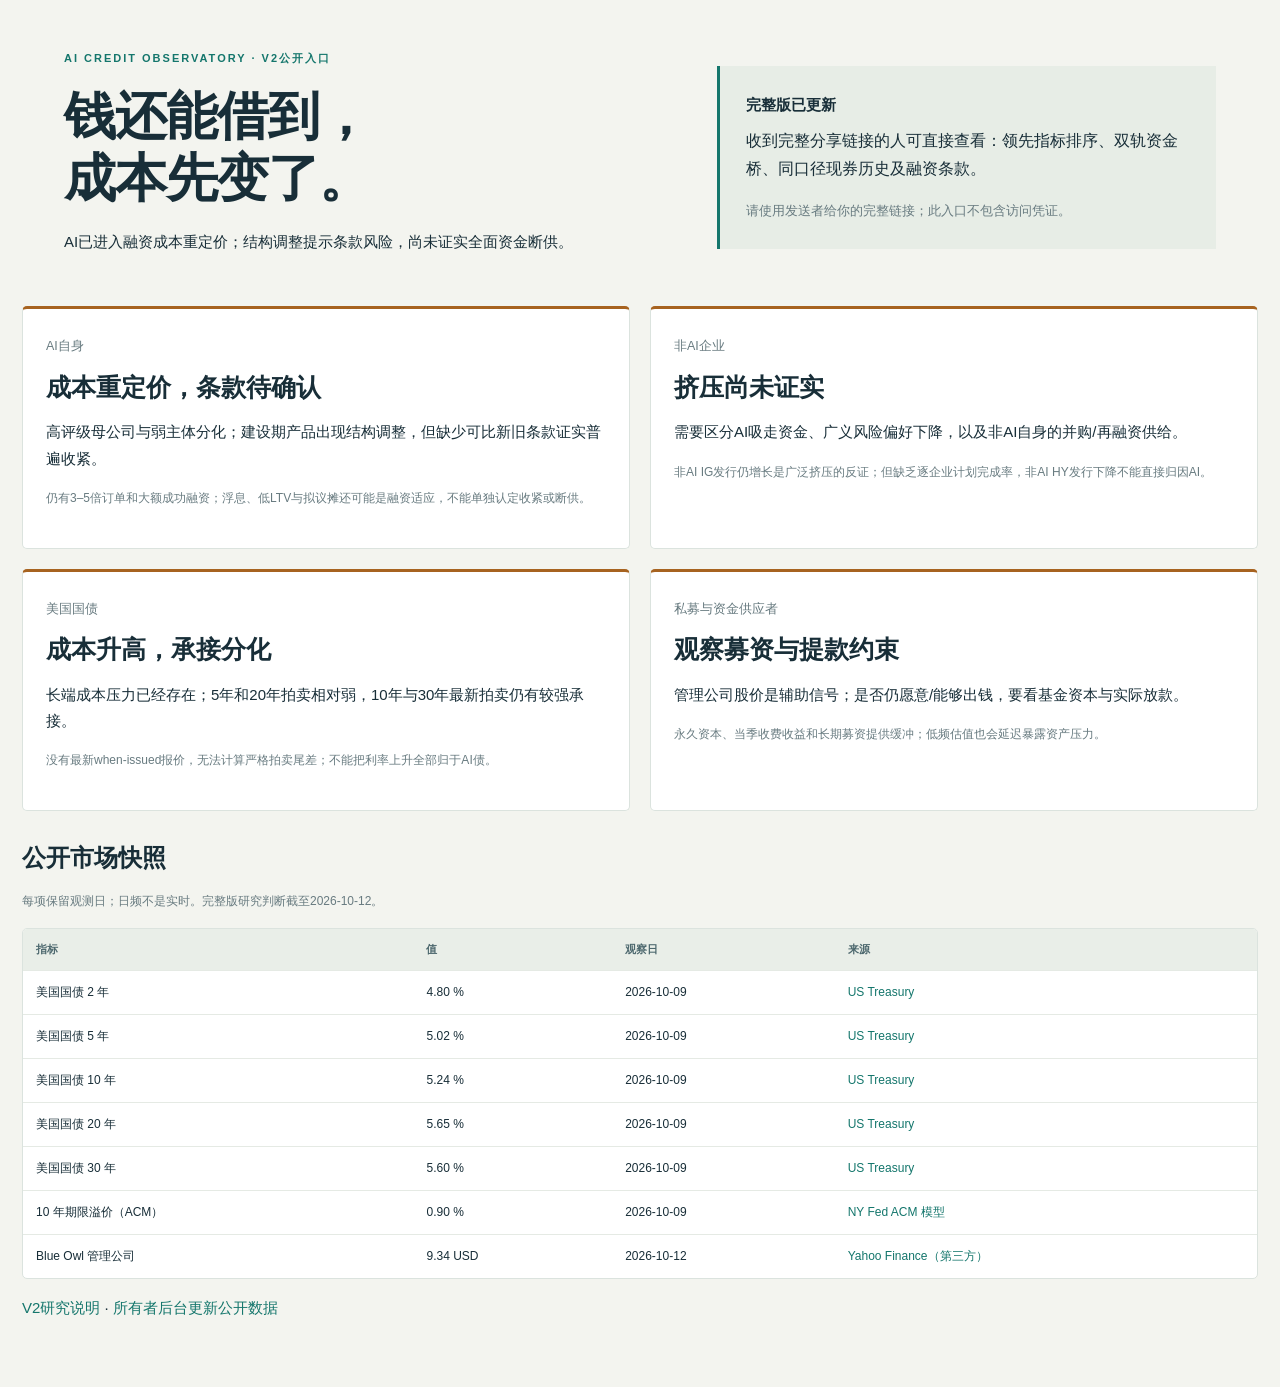
<file: site/index.html>
<!doctype html><html lang="zh-CN"><head><meta charset="utf-8"><meta name="viewport" content="width=device-width,initial-scale=1"><title>AI融资观察台 · V2</title><link rel="stylesheet" href="style-v2.css"></head><body><section class="hero"><div><span class="eyebrow">AI CREDIT OBSERVATORY · V2公开入口</span><h1>钱还能借到，<br>成本先变了。</h1><p>AI已进入融资成本重定价；结构调整提示条款风险，尚未证实全面资金断供。</p></div><aside><b>完整版已更新</b><p>收到完整分享链接的人可直接查看：领先指标排序、双轨资金桥、同口径现券历史及融资条款。</p><small>请使用发送者给你的完整链接；此入口不包含访问凭证。</small></aside></section><main><div class="state-grid"><article class="state"><small>AI自身</small><h3>成本重定价，条款待确认</h3><p>高评级母公司与弱主体分化；建设期产品出现结构调整，但缺少可比新旧条款证实普遍收紧。</p><p class="footnote">仍有3–5倍订单和大额成功融资；浮息、低LTV与拟议摊还可能是融资适应，不能单独认定收紧或断供。</p></article><article class="state"><small>非AI企业</small><h3>挤压尚未证实</h3><p>需要区分AI吸走资金、广义风险偏好下降，以及非AI自身的并购/再融资供给。</p><p class="footnote">非AI IG发行仍增长是广泛挤压的反证；但缺乏逐企业计划完成率，非AI HY发行下降不能直接归因AI。</p></article><article class="state"><small>美国国债</small><h3>成本升高，承接分化</h3><p>长端成本压力已经存在；5年和20年拍卖相对弱，10年与30年最新拍卖仍有较强承接。</p><p class="footnote">没有最新when-issued报价，无法计算严格拍卖尾差；不能把利率上升全部归于AI债。</p></article><article class="state"><small>私募与资金供应者</small><h3>观察募资与提款约束</h3><p>管理公司股价是辅助信号；是否仍愿意/能够出钱，要看基金资本与实际放款。</p><p class="footnote">永久资本、当季收费收益和长期募资提供缓冲；低频估值也会延迟暴露资产压力。</p></article></div><h2>公开市场快照</h2><p class="footnote">每项保留观测日；日频不是实时。完整版研究判断截至2026-10-12。</p><div id="publicMarket" class="table-wrap"></div><p><a href="report.html">V2研究说明</a> · <a href="https://github.com/zhuoran787/ai-credit-observatory/actions/workflows/publish.yml">所有者后台更新公开数据</a></p></main><script src="data/snapshot.js"></script><script>const ids=['UST2','UST5','UST10','UST20','UST30','ACMTP10','OWL'];const esc=s=>String(s).replace(/[&<>"]/g,c=>({'&':'&amp;','<':'&lt;','>':'&gt;','"':'&quot;'}[c]));document.getElementById('publicMarket').innerHTML='<table><thead><tr><th>指标</th><th>值</th><th>观察日</th><th>来源</th></tr></thead><tbody>'+ids.filter(k=>MARKET_DATA.series[k]).map(k=>{const s=MARKET_DATA.series[k];return '<tr><td>'+esc(s.label)+'</td><td>'+s.value.toFixed(2)+' '+esc(s.unit)+'</td><td>'+esc(s.observed_at)+'</td><td><a href="'+esc(s.source_url)+'">'+esc(s.provider)+'</a></td></tr>';}).join('')+'</tbody></table>';</script></body></html>
</file>
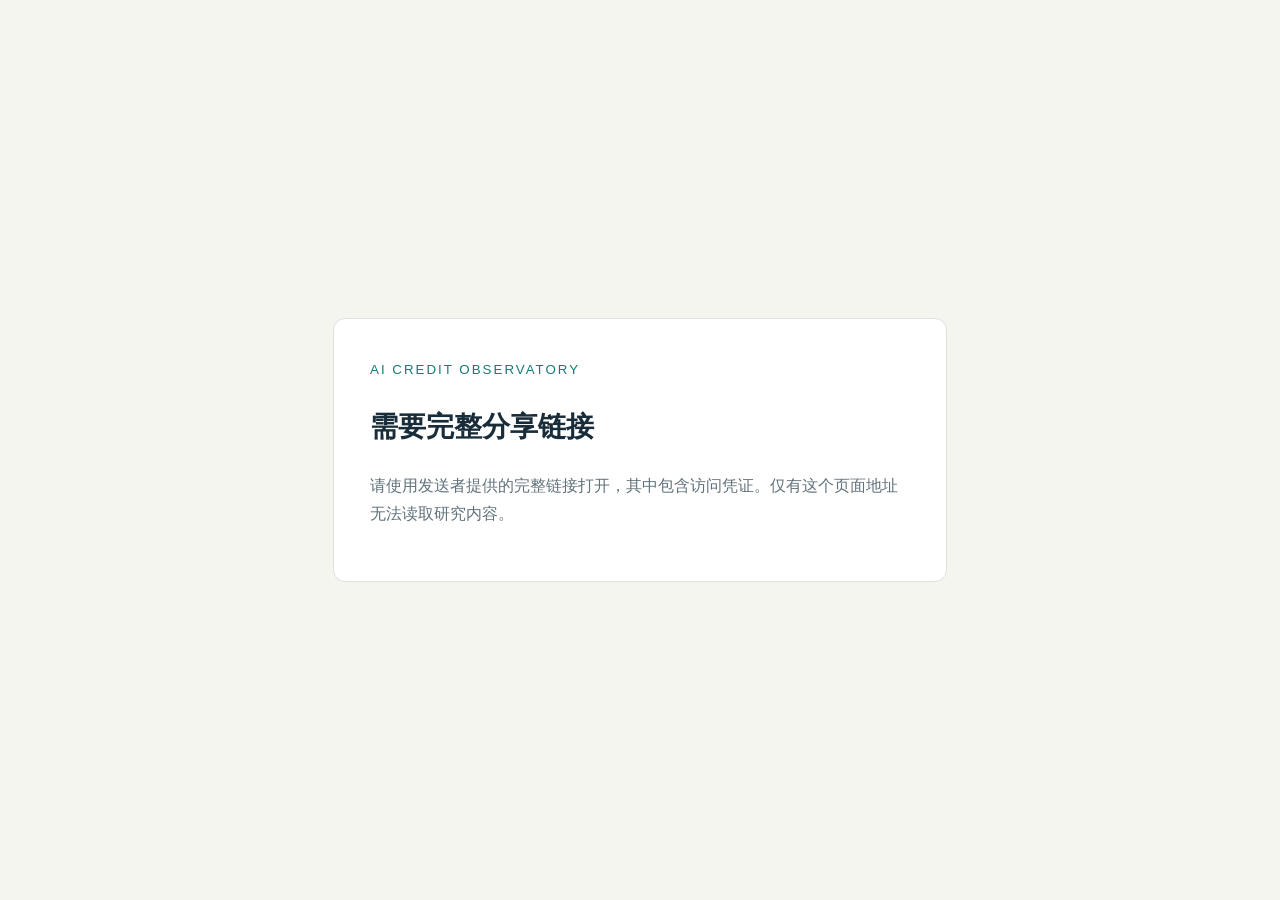
<file: site/shared/index.html>
<!doctype html><html lang="zh-CN"><head><meta charset="utf-8"><meta name="viewport" content="width=device-width,initial-scale=1"><meta name="robots" content="noindex,nofollow,noarchive"><meta name="referrer" content="no-referrer"><title>AI信用观察台 · 专属分享</title><style>body{margin:0;background:#f4f5ef;color:#182c39;font:16px/1.8 -apple-system,BlinkMacSystemFont,"PingFang SC",sans-serif;display:grid;min-height:100vh;place-items:center}main{max-width:540px;margin:25px;padding:36px;background:white;border:1px solid #dbe2df;border-radius:12px}small{color:#177b75;letter-spacing:2px}h1{font-size:28px}p{color:#61727b}code{overflow-wrap:anywhere}</style></head><body><main><small>AI CREDIT OBSERVATORY</small><h1 id="heading">正在打开完整研究…</h1><p id="message">请稍候。</p></main><script>
'use strict';
window.addEventListener('hashchange',()=>location.reload());
(async()=>{
 const heading=document.getElementById('heading'),message=document.getElementById('message');
 const token=new URLSearchParams(location.hash.slice(1)).get('k');
 if(!token){heading.textContent='需要完整分享链接';message.textContent='请使用发送者提供的完整链接打开，其中包含访问凭证。仅有这个页面地址无法读取研究内容。';return;}
 if(!/^[A-Za-z0-9_-]{43}$/.test(token)){heading.textContent='分享链接不完整';message.textContent='请重新复制完整链接，或向发送者索取。';return;}
 try{
  if(!crypto.subtle||!window.DecompressionStream)throw Error('请使用较新版本的 Safari、Chrome 或 Edge 打开。');
  const raw=Uint8Array.from(atob(token.replaceAll('-','+').replaceAll('_','/')+'='),c=>c.charCodeAt(0));
  const key=await crypto.subtle.importKey('raw',raw,'AES-GCM',false,['decrypt']);
  message.textContent='正在读取最新已发布的分享版…';
  const response=await fetch('payload.bin?v='+Date.now(),{cache:'no-store'});
  if(!response.ok)throw Error('页面暂时无法读取，请稍后重试。');
  const bytes=new Uint8Array(await response.arrayBuffer());
  if(new TextDecoder().decode(bytes.subarray(0,5))!=='AICR1')throw Error('分享文件格式有误，请联系发送者。');
  const zipped=await crypto.subtle.decrypt({name:'AES-GCM',iv:bytes.subarray(5,17),additionalData:bytes.subarray(0,5),tagLength:128},key,bytes.subarray(17));
  const text=await new Response(new Blob([zipped]).stream().pipeThrough(new DecompressionStream('gzip'))).text();
  const b=JSON.parse(text);
  const objectUrl=(value,type)=>URL.createObjectURL(new Blob([value],{type}));
  const mdUrl=objectUrl(b.reportMarkdown,'text/markdown;charset=utf-8');
  const shareUrl=new URL('./',location.href).href+location.hash;
  const reportAddress=new URL(shareUrl);reportAddress.searchParams.set('view','report');
  const reportUrl=reportAddress.href;
  const report=b.reportHtml.replaceAll('__SHARE_URL__',shareUrl).replaceAll('__REPORT_MD_URL__',mdUrl);
  if(new URLSearchParams(location.search).get('view')==='report'){document.open();document.write(report);document.close();return;}
  for(const source of Object.values(b.sources))source.url=source.url.replace('__REPORT_URL__',reportUrl);
  const jsonScript=value=>JSON.stringify(value).replaceAll('<','\\u003c');
  const data='window.MARKET_DATA='+jsonScript(b.market)+';window.RESEARCH='+jsonScript(b.research)+';window.SOURCES='+jsonScript(b.sources)+';';
  const script=code=>'<script>'+code.replaceAll('</script','<\\/script')+'<\/script>';
  let html=b.html.replace('__SHARED_SCRIPTS__',script(data)+script(b.app)).replaceAll('__SHARE_URL__',shareUrl);
  html=html.replaceAll('href="report.html"','href="'+reportUrl+'"').replaceAll('href="report.md"','href="'+mdUrl+'"');
  html=html.replaceAll('href="data/research.json"','href="'+objectUrl(JSON.stringify(b.research,null,2),'application/json')+'"').replaceAll('href="data/snapshot.json"','href="'+objectUrl(JSON.stringify(b.market,null,2),'application/json')+'"');
  document.open();document.write(html);document.close();
 }catch(error){heading.textContent='暂时无法打开分享内容';message.textContent=error.name==='OperationError'?'访问凭证不正确，或分享文件已改变。请向发送者索取完整链接。':error.message;}
})();
</script></body></html>
</file>
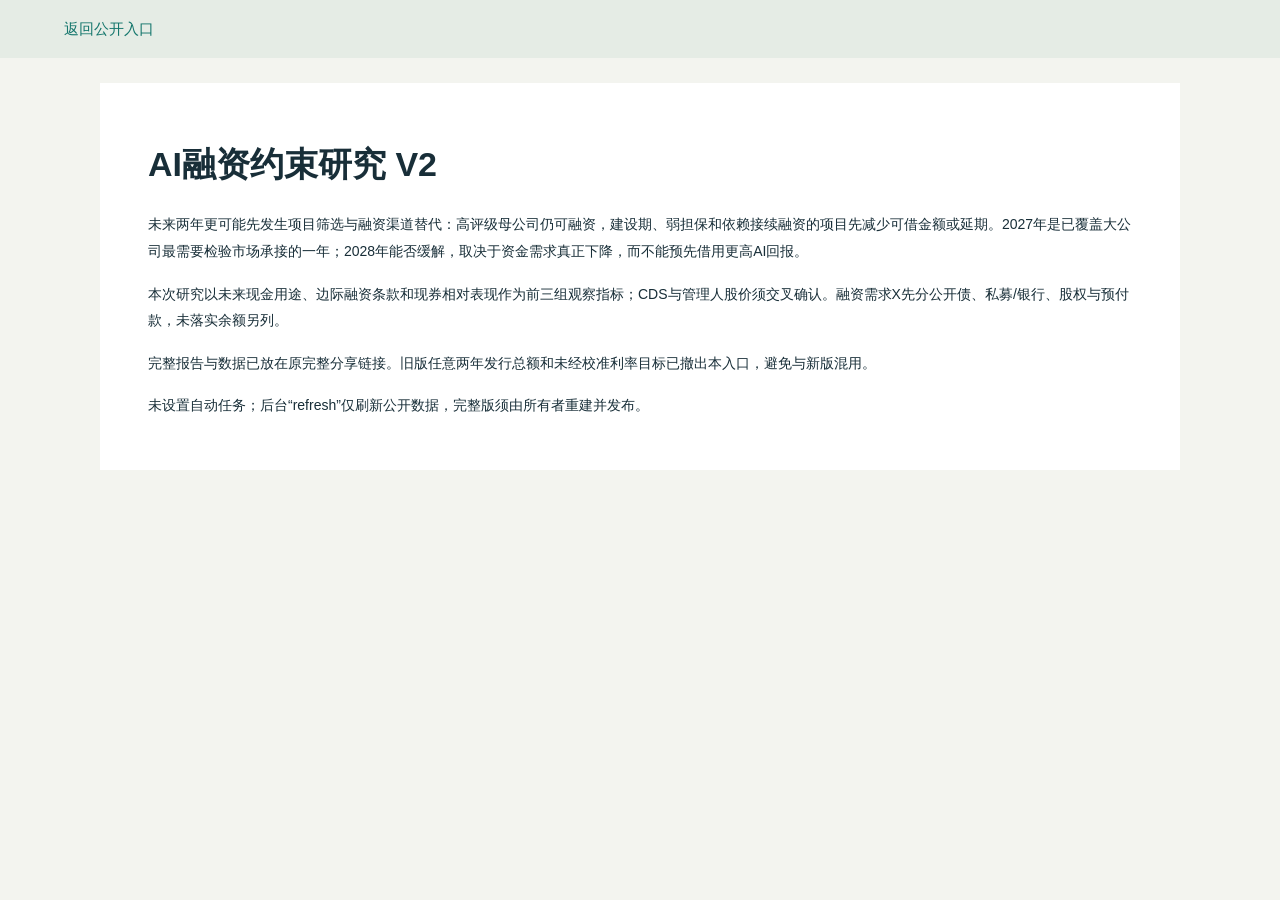
<file: site/report.html>
<!doctype html><html lang="zh-CN"><head><meta charset="utf-8"><meta name="viewport" content="width=device-width,initial-scale=1"><title>AI融资观察台 · V2</title><link rel="stylesheet" href="style-v2.css"></head><body><nav class="report-nav"><a href="index.html">返回公开入口</a></nav><main class="report"><h1>AI融资约束研究 V2</h1><p>未来两年更可能先发生项目筛选与融资渠道替代：高评级母公司仍可融资，建设期、弱担保和依赖接续融资的项目先减少可借金额或延期。2027年是已覆盖大公司最需要检验市场承接的一年；2028年能否缓解，取决于资金需求真正下降，而不能预先借用更高AI回报。</p><p>本次研究以未来现金用途、边际融资条款和现券相对表现作为前三组观察指标；CDS与管理人股价须交叉确认。融资需求X先分公开债、私募/银行、股权与预付款，未落实余额另列。</p><p>完整报告与数据已放在原完整分享链接。旧版任意两年发行总额和未经校准利率目标已撤出本入口，避免与新版混用。</p><p>未设置自动任务；后台“refresh”仅刷新公开数据，完整版须由所有者重建并发布。</p></main></body></html>
</file>
<file: site/style-v2.css>
:root{--ink:#182e38;--muted:#687b80;--line:#dbe3de;--teal:#14766c;--paper:#f3f4ef;--amber:#a76320;--red:#a44536}*{box-sizing:border-box}html{scroll-behavior:smooth}body{margin:0;background:var(--paper);color:var(--ink);font:15px/1.75 -apple-system,BlinkMacSystemFont,"PingFang SC","Microsoft Yahei",sans-serif}a{color:var(--teal);text-decoration:none}a:hover{text-decoration:underline}header{padding:20px 4vw;display:flex;justify-content:space-between;align-items:center;border-bottom:1px solid var(--line);gap:20px}.brand{font-size:13px;letter-spacing:2px;color:var(--ink)}.brand b{font-weight:400;color:var(--teal)}.actions,.controls{display:flex;gap:12px;align-items:center;flex-wrap:wrap}button,select,input{font:inherit}button{background:var(--teal);color:white;border:1px solid var(--teal);padding:8px 14px;border-radius:6px;cursor:pointer}button:disabled{opacity:.6}select,input{border:1px solid #b9cbc3;border-radius:5px;padding:7px;background:white;color:var(--ink);max-width:100%}input[type=number]{width:100%;min-width:0}button:hover{filter:brightness(.94)}.hero{display:grid;grid-template-columns:1.2fr 1fr;gap:55px;padding:44px 5vw 35px;max-width:1500px;margin:auto}.hero h1{font:600 clamp(32px,4.1vw,58px)/1.18 -apple-system,"PingFang SC",sans-serif;letter-spacing:-1px;margin:15px 0 20px}.hero p{max-width:660px}.hero aside{align-self:center;padding:26px;border-left:3px solid var(--teal);background:#e7ede6}.hero aside p{font-size:16px;margin:8px 0 14px}.eyebrow{font-size:11px;letter-spacing:2px;color:var(--teal);font-weight:650}.chips{display:flex;flex-wrap:wrap;gap:8px;font-size:11px}.chips span{padding:3px 9px;border:1px solid #cbd7cf;border-radius:20px}.notice{max-width:1370px;margin:0 auto 20px;padding:11px 18px;background:#e2ebe5;border-left:3px solid var(--teal);font-size:12px}.notice.warn{background:#f4e8d9;border-color:var(--amber)}main{max-width:1370px;margin:0 auto;padding:0 22px 50px}h2{font-size:24px;line-height:1.4;margin:30px 0 16px}h3{font-size:18px;margin:20px 0 10px}p{margin:10px 0 16px}.muted,.footnote,small{color:var(--muted)}.footnote{font-size:12px}.tabs{display:flex;gap:7px;overflow-x:auto;border-bottom:1px solid var(--line);padding:6px 0 15px;position:sticky;top:0;background:var(--paper);z-index:3}.tabs button{white-space:nowrap;background:transparent;color:var(--muted);border:0;padding:9px 14px}.tabs button.active{background:var(--ink);color:white}.panel{display:none;padding-top:18px}.panel.active{display:block}.section-head{display:flex;justify-content:space-between;align-items:center;gap:20px;margin:12px 0}.section-head h2,.section-head h3{margin:8px 0}.section-head>.muted{font-size:12px}.state-grid,.two-col{display:grid;grid-template-columns:repeat(2,minmax(0,1fr));gap:20px}.state{background:white;border:1px solid var(--line);border-top:3px solid var(--amber);padding:23px;border-radius:5px}.state h3{font-size:25px;margin:7px 0 10px}.state ul{padding-left:18px;font-size:13px}.state .counter{font-size:13px;border-top:1px solid var(--line);padding-top:10px}.state details{margin-top:10px}.state .label{display:flex;justify-content:space-between;align-items:center}.pill{display:inline-block;border-radius:12px;padding:2px 7px;font-size:10px;background:#e4eee8;color:var(--teal);margin-left:6px}.pill.warn{background:#f6e8d6;color:var(--amber)}.pill.gray{background:#edf0eb;color:var(--muted)}.priority-grid{display:grid;grid-template-columns:repeat(3,minmax(0,1fr));gap:16px}.priority{background:#fff;border:1px solid var(--line);border-radius:5px;padding:22px}.priority .rank{font-size:32px;color:var(--teal);font-weight:300}.priority h3{margin:4px 0 10px}.priority p{font-size:13px}.priority strong.big{font-size:26px;display:block}.priority small{font-size:11px}.cards{display:grid;grid-template-columns:repeat(4,minmax(0,1fr));gap:15px}.card{padding:20px;background:white;border:1px solid var(--line);border-radius:5px}.card strong{display:block;font-size:29px;margin:10px 0 4px;line-height:1.4}.card .label{font-size:12px;color:var(--muted)}.sub{font-size:12px;color:var(--muted)}.delta{color:var(--teal)}.compact .card{padding:14px}.compact .card strong{font-size:24px}.compact{margin:18px 0}.table-wrap{overflow-x:auto;border:1px solid var(--line);background:white;border-radius:5px;margin:16px 0}table{width:100%;border-collapse:collapse;font-size:12px}th{text-align:left;background:#e9eee8;color:#4d686e;font-size:11px;font-weight:600}th,td{padding:11px 13px;border-bottom:1px solid #e5eae4;vertical-align:top;min-width:70px}td small{display:block;font-size:10px;margin-top:4px}tr:last-child td{border:0}tbody tr:hover{background:#f5f8f2}.num{font-variant-numeric:tabular-nums}.callout,.formula{padding:18px 22px;background:#e5eee7;border-left:3px solid var(--teal);margin:24px 0}.callout p{margin-bottom:0;font-size:13px}.formula{font-size:18px}.formula small{font-size:13px}.chart-box{background:white;border:1px solid var(--line);border-radius:6px;padding:20px;margin:16px 0}.chart-box svg{display:block;width:100%;height:auto;min-height:180px}.chart-box .legend{display:flex;flex-wrap:wrap;gap:15px;font-size:12px}#chartLabel{display:flex;align-items:center;gap:15px;flex-wrap:wrap}#chartLabel strong{font-size:22px}.timeline{border-left:2px solid #bfd0c5;margin:24px 12px;padding-left:25px}.event{margin:0 0 22px;position:relative}.event:before{content:"";width:9px;height:9px;background:var(--teal);border-radius:50%;position:absolute;left:-30px;top:7px}.event time{font-size:11px;color:var(--teal)}.event h3{margin:0}.event p{font-size:13px}.calculator{padding:22px;background:#fff;border:1px solid var(--line);margin:18px 0}.input-grid{display:grid;grid-template-columns:repeat(2,minmax(0,1fr));gap:10px 15px;margin-bottom:20px}.input-grid label{font-size:12px;color:var(--muted)}.input-grid input{display:block;margin-top:4px}.result-grid{display:grid;grid-template-columns:repeat(2,minmax(0,1fr));gap:15px}.result-grid strong{font-size:35px;display:block}.bad{color:var(--red)}.good{color:var(--teal)}.bar-row{margin:16px 0}.bar-label{display:flex;justify-content:space-between;font-size:12px}.bar-track{background:#edf0e9;height:8px;border-radius:6px;margin:4px 0;overflow:hidden}.bar-track>div{background:var(--teal);height:100%;max-width:100%}.flow{display:flex;flex-wrap:wrap;gap:15px;align-items:center;font-size:13px}.flow span{background:#e7ede5;padding:10px 15px}.flow i{font-style:normal;color:var(--muted)}details{padding:13px 0}summary{cursor:pointer;color:var(--teal);font-size:13px}details[open]>summary{margin-bottom:12px}.term-grid{display:grid;grid-template-columns:repeat(3,minmax(0,1fr));gap:14px}.term-grid article{padding:18px;border:1px solid var(--line);background:white}.term-grid p{font-size:13px}.source-list{display:grid;grid-template-columns:repeat(2,minmax(0,1fr));gap:12px;margin-top:20px}.source-list a{background:white;border:1px solid var(--line);padding:12px;font-size:12px;overflow-wrap:anywhere}.source-list small{display:block}footer{border-top:1px solid var(--line);padding:28px;text-align:center;font-size:11px;color:var(--muted)}.report{max-width:1080px;background:white;padding:35px 48px;margin:25px auto;line-height:1.9}.report h1{font-size:34px;line-height:1.4}.report h2{border-top:1px solid var(--line);padding-top:28px;margin-top:34px}.report h3{margin-top:24px}.report p,.report li{font-size:14px}.report table{display:block;overflow:auto;margin:20px 0;font-size:12px}.report th{min-width:95px}.report img{max-width:100%;height:auto}.report blockquote{margin:20px 0;padding:12px 20px;border-left:3px solid var(--teal);background:#eef3eb}.report-nav{padding:16px 5vw;display:flex;gap:20px;background:#e5ece5}.report a{overflow-wrap:anywhere}@media(max-width:900px){.hero{gap:25px}.priority-grid,.term-grid{grid-template-columns:1fr}.cards{grid-template-columns:repeat(2,minmax(0,1fr))}.state h3{font-size:21px}.section-head{align-items:flex-start;flex-direction:column}.controls{width:100%}.controls label{min-width:0;max-width:100%}}@media(max-width:600px){body{font-size:14px}header{padding:14px 18px;align-items:flex-start}.brand{font-size:10px;letter-spacing:1px}.actions{gap:8px}header .actions{font-size:11px;justify-content:flex-end}.hero{display:block;padding:30px 22px 20px}.hero h1{font-size:39px}.hero aside{margin-top:24px;padding:18px}.hero aside p{font-size:14px}.state-grid,.two-col,.source-list{grid-template-columns:1fr}.state{padding:19px}main{padding:0 16px 30px}.notice{margin:0 16px 15px}.card{padding:14px}.card strong{font-size:25px}.table-wrap{max-width:100%}h2{font-size:22px}.chart-box{padding:10px}.calculator{padding:15px}.report{padding:20px;margin:0}.report h1{font-size:27px}.report table{max-width:100%}.formula{font-size:15px}.tabs{margin:0 -2px}.result-grid strong{font-size:30px}}

/* Categorized market observations */
.market-overview{scroll-margin-top:95px;margin-top:38px}.market-overview p{font-size:13px;margin:6px 0}.market-overview label{font-size:12px;white-space:nowrap}.market-jump{display:flex;flex-wrap:wrap;gap:8px;margin:8px 0 16px}.market-jump button{color:var(--teal);padding:6px 12px;background:#e4ece5;border:1px solid #cedbd0;border-radius:20px;font-size:12px}.market-category{scroll-margin-top:85px;margin:28px 0 40px}.market-section-title{font-size:17px;border-bottom:1px solid #cbd9ce;padding:0 0 12px;color:var(--teal)}.market-grid{display:grid;grid-template-columns:repeat(2,minmax(0,1fr));gap:20px;align-items:start}.market-card{background:white;border:1px solid var(--line);border-radius:7px;padding:19px;min-width:0}.market-card-head{display:flex;align-items:flex-start;justify-content:space-between;gap:10px}.market-card-head h3{font-size:17px;margin:0;line-height:1.5}.market-card-head>span{font-size:12px;color:var(--muted);border:1px solid var(--line);padding:0 7px;border-radius:4px;white-space:nowrap}.market-description{font-size:12px;color:var(--muted);margin:10px 0;min-height:42px}.market-plot svg{width:100%;height:auto;display:block}.market-plot text{font:12px -apple-system,BlinkMacSystemFont,sans-serif;fill:#6b7c80}.market-values{overflow-x:auto;margin-top:8px}.market-values th,.market-values td{padding:7px 5px;min-width:0;vertical-align:middle;font-size:11px}.market-values td:nth-child(2),.market-values td:nth-child(3){white-space:nowrap;text-align:right;font-variant-numeric:tabular-nums}.market-values td:last-child{white-space:nowrap;font-size:10px;color:var(--muted)}.market-values th{font-size:10px}.market-values th:not(:first-child){text-align:right}.market-values td:last-child{text-align:right}.series-toggle{display:inline-flex;gap:6px;align-items:center;padding:3px 0;background:none!important;border:0;color:var(--ink);font-size:11px;line-height:1.4;text-align:left}.series-toggle i{width:16px;height:3px;flex:0 0 16px;border-radius:2px}.series-toggle[aria-pressed=false]{opacity:.4;text-decoration:line-through}.series-toggle:focus-visible{outline:2px solid var(--teal);outline-offset:3px}.market-sources{padding:10px 0 0;border-top:1px solid var(--line);margin-top:10px}.market-sources summary{font-size:11px}.market-sources p{font-size:11px;overflow-wrap:anywhere}.market-warning{color:var(--amber)}.market-empty{min-height:210px;display:flex;align-items:center;justify-content:center;font-size:12px;color:var(--muted)}@media(max-width:950px){.market-grid{grid-template-columns:1fr}}@media(max-width:600px){.market-card{padding:13px}.market-card-head h3{font-size:16px}.market-description{min-height:0}.market-jump{gap:6px}.market-jump button{font-size:11px;padding:5px 9px}.market-category{margin-top:22px}.market-values td,.market-values th{font-size:10px;padding:7px 3px}.market-values td:last-child{font-size:9px}.series-toggle{font-size:10px}.market-values td:first-child{max-width:125px}.market-values td:nth-child(3){white-space:normal}.market-plot text{font-size:12px}}
</file>
